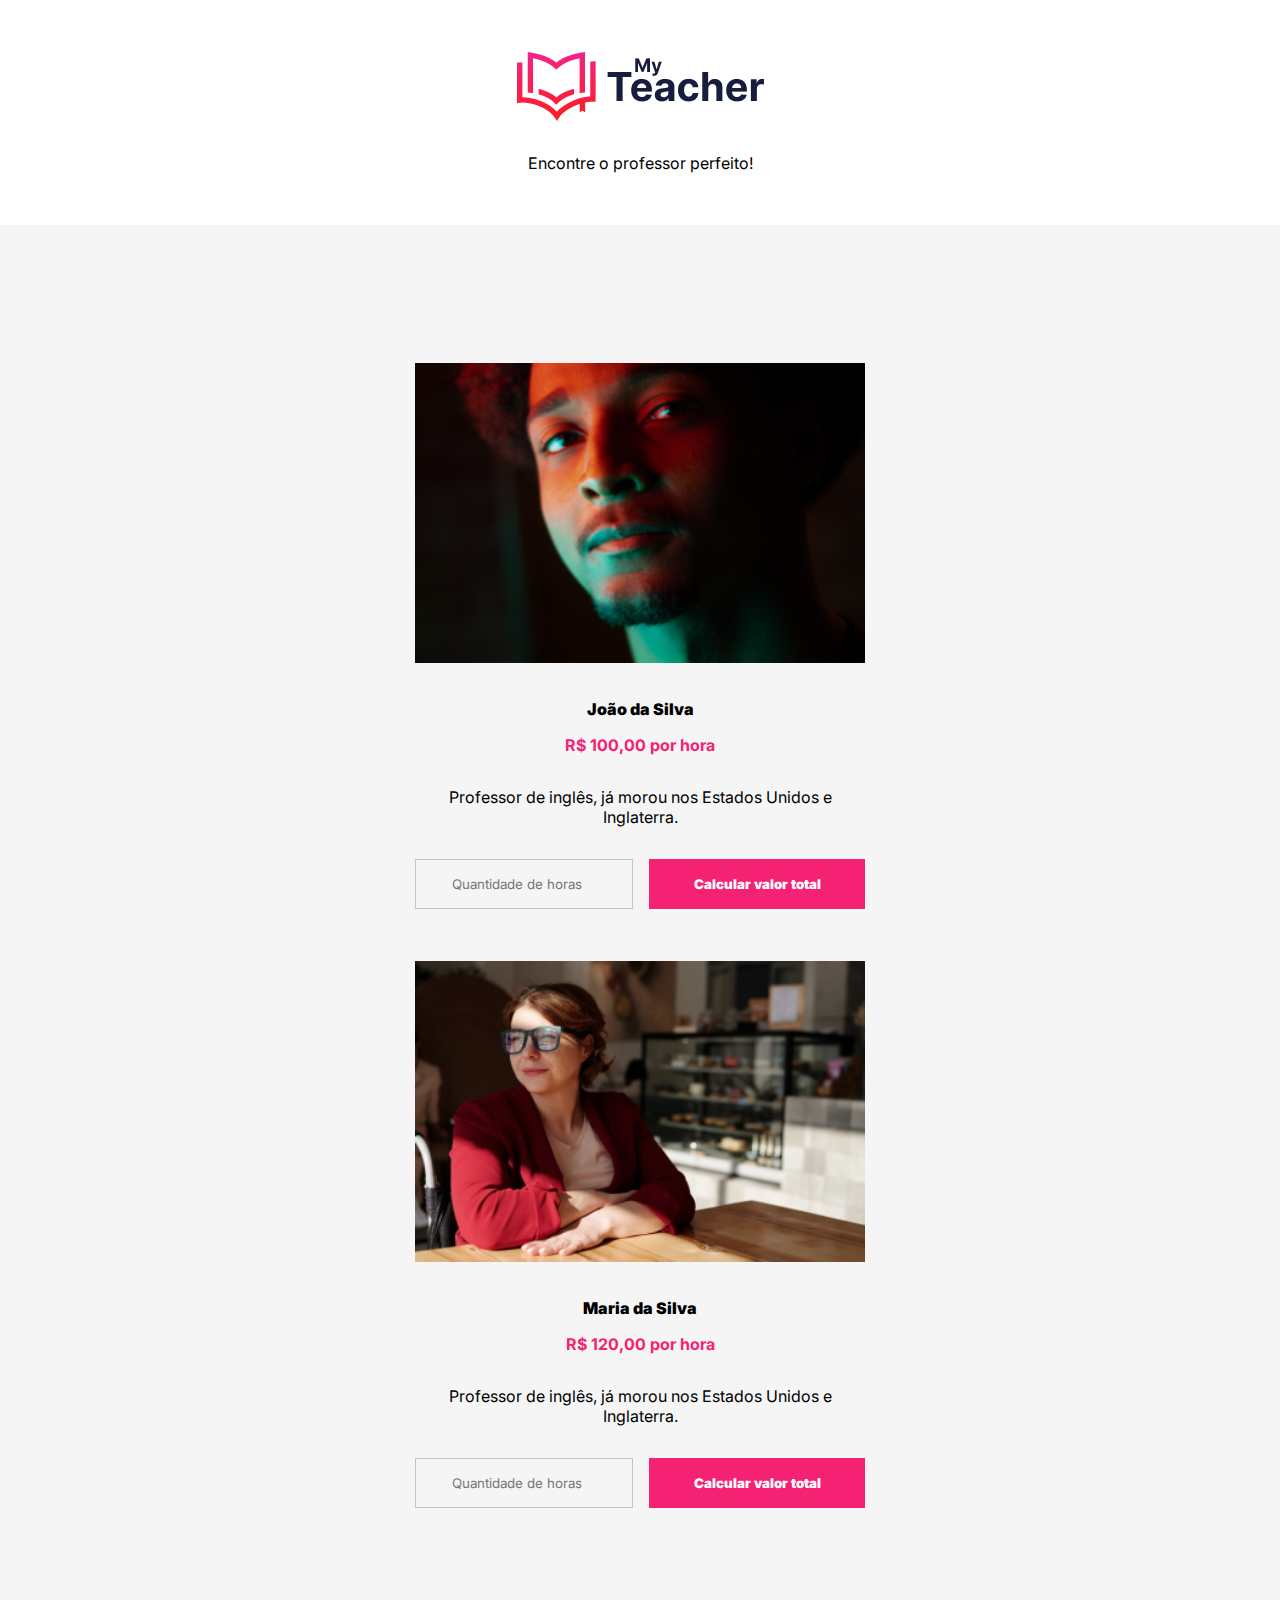
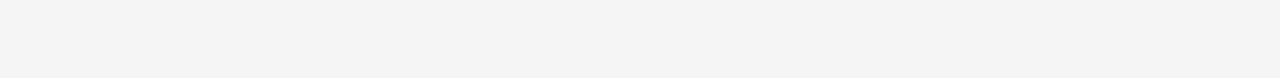
<file: index.html>
<!DOCTYPE html>
<html lang="pt-br">
<head>
    <meta charset="UTF-8">
    <meta http-equiv="X-UA-Compatible" content="IE=edge">
    <meta name="viewport" content="width=device-width, initial-scale=1.0">
    <title>MyTeacher</title>
    <link rel="stylesheet" href="./static/css/style.css">
</head>
<body>
    <header>
        <img class="logo" src="./static/img/logo_myteacher.png" alt="Logo do site">
        <span>Encontre o professor perfeito!</span>
    </header>

    <main>
        <section class="teacher-container">
            <img src="./static/img/foto_professor_1.png" alt="Foto do professor" class="teacher-img">
            <p><strong class="teacher-name">João da Silva</strong></p>
            <p class="teacher-price">R$ 100,00 por hora</p>
            <p class="teacher-description">
                Professor de inglês, já morou nos Estados Unidos e Inglaterra.
            </p>
            <form class="teacher-contract">
                <input type="hidden" value="100" name="price">
                <input type="number"  placeholder="Quantidade de horas" class="teacher-contract-hours" name="hours">
                <button type="submit" class="teacher-contract-button">Calcular valor total</button>
            </form>
        </section>

        <section class="teacher-container">
            <img src="./static/img/foto_professor_2.png" alt="Foto do professor" class="teacher-img">
            <p><strong class="teacher-name">Maria da Silva</strong></p>
            <p class="teacher-price">R$ 120,00 por hora</p>
            <p class="teacher-description">
                Professor de inglês, já morou nos Estados Unidos e Inglaterra.
            </p>
            <form class="teacher-contract">
                <input type="hidden" value="120" name="price">
                <input type="number"  placeholder="Quantidade de horas" class="teacher-contract-hours" name="hours">
                <button type="submit" class="teacher-contract-button">Calcular valor total</button>
            </form>
        </section>
    </main>
    <script src="./static/js/script.js"></script>
</body>
</html>
</file>
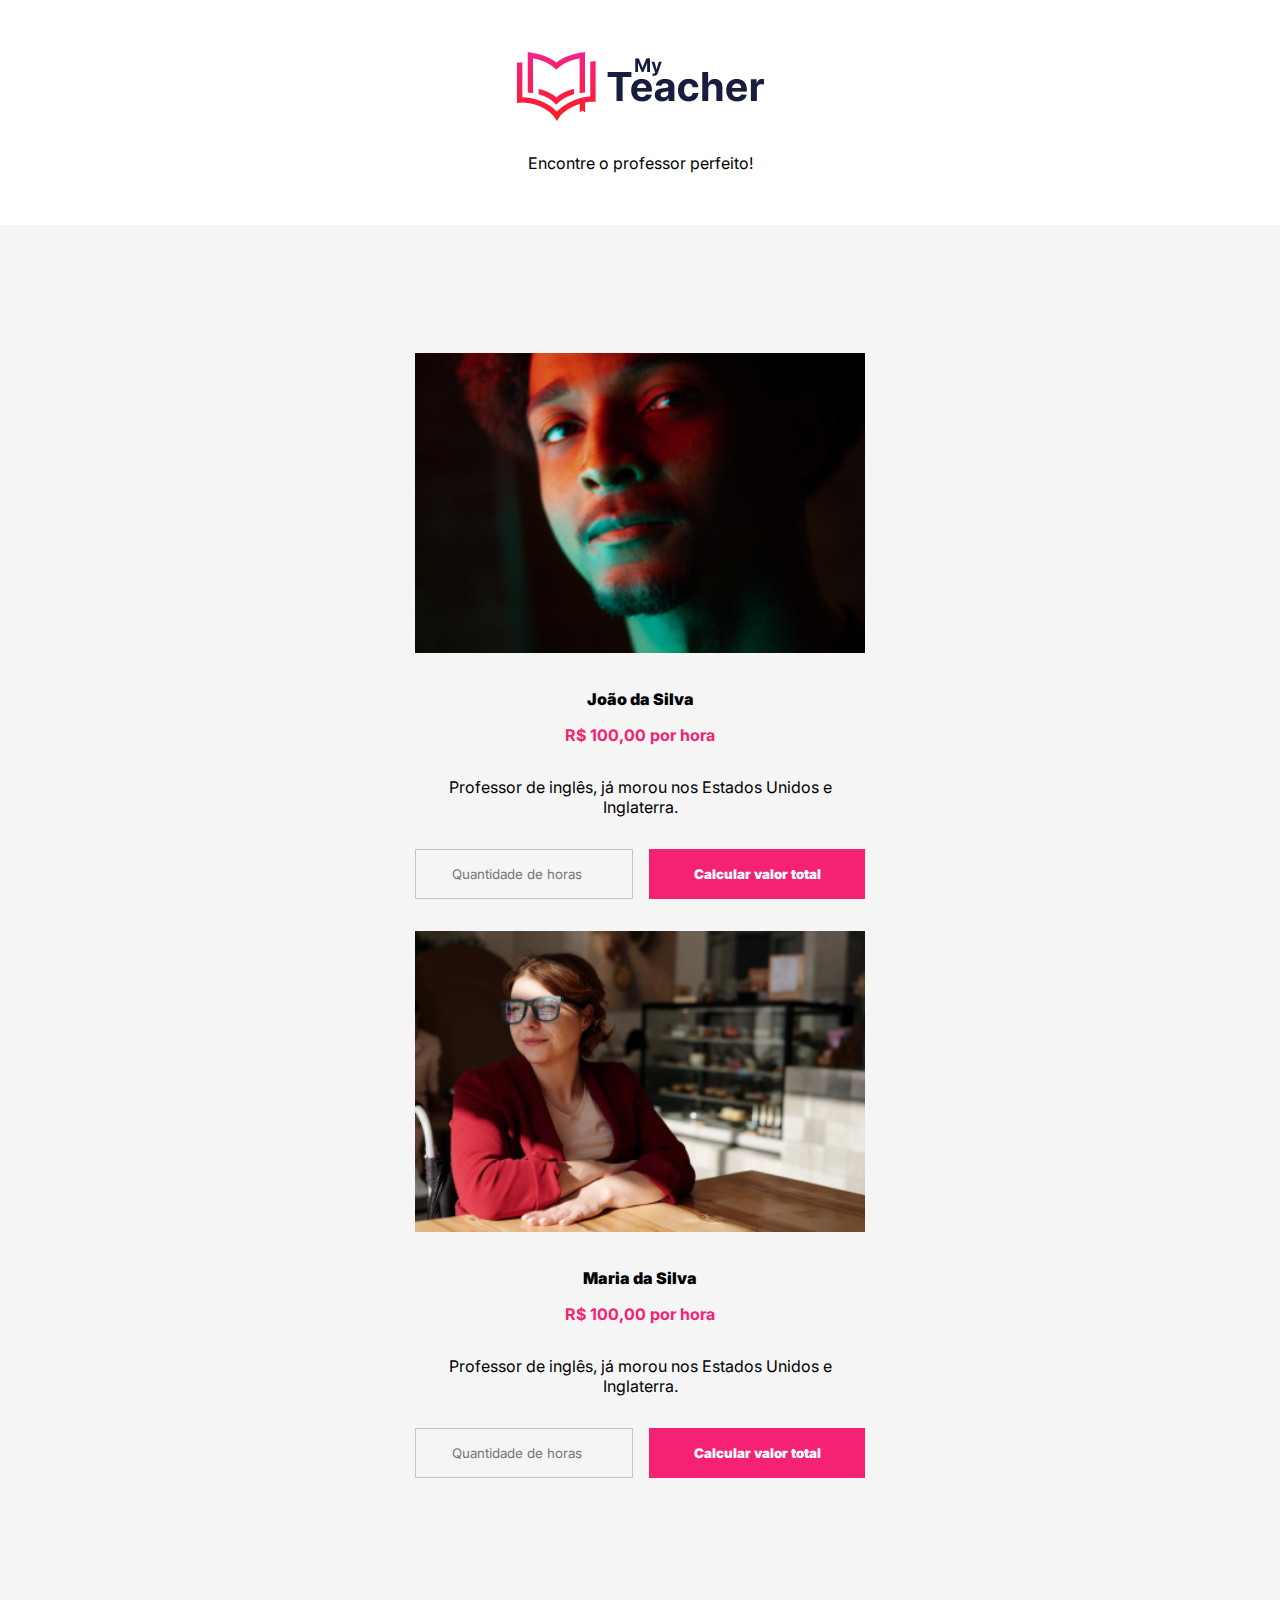
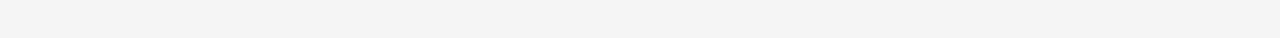
<file: iniciante/index.html>
<!DOCTYPE html>
<html lang="pt-br">
<head>
    <meta charset="UTF-8">
    <meta http-equiv="X-UA-Compatible" content="IE=edge">
    <meta name="viewport" content="width=device-width, initial-scale=1.0">
    <title>MyTeacher</title>
    <link rel="stylesheet" href="./static/css/style.css">
</head>
<body>
    <header>
        <img class="logo" src="./static/img/logo_myteacher.png" alt="Logo do site">
        <span>Encontre o professor perfeito!</span>
    </header>

    <main>
        <section class="teacher-container">
            <img src="./static/img/foto_professor_1.png" alt="Foto do professor" class="teacher-img">
            <p><strong class="teacher-name">João da Silva</strong></p>
            <p class="teacher-price">R$ 100,00 por hora</p>
            <p class="teacher-description">
                Professor de inglês, já morou nos Estados Unidos e Inglaterra.
            </p>
            <form class="teacher-contract">
                <input type="number"  placeholder="Quantidade de horas" class="teacher-contract-hours">
                <button type="submit" class="teacher-contract-button">Calcular valor total</button>
            </form>
        </section>

        <section class="teacher-container">
            <img src="./static/img/foto_professor_2.png" alt="Foto do professor" class="teacher-img">
            <p><strong class="teacher-name">Maria da Silva</strong></p>
            <p class="teacher-price">R$ 100,00 por hora</p>
            <p class="teacher-description">
                Professor de inglês, já morou nos Estados Unidos e Inglaterra.
            </p>
            <form class="teacher-contract">
                <input type="number"  placeholder="Quantidade de horas" class="teacher-contract-hours">
                <button type="submit" class="teacher-contract-button">Calcular valor total</button>
            </form>
        </section>
    </main>
</body>
</html>
</file>
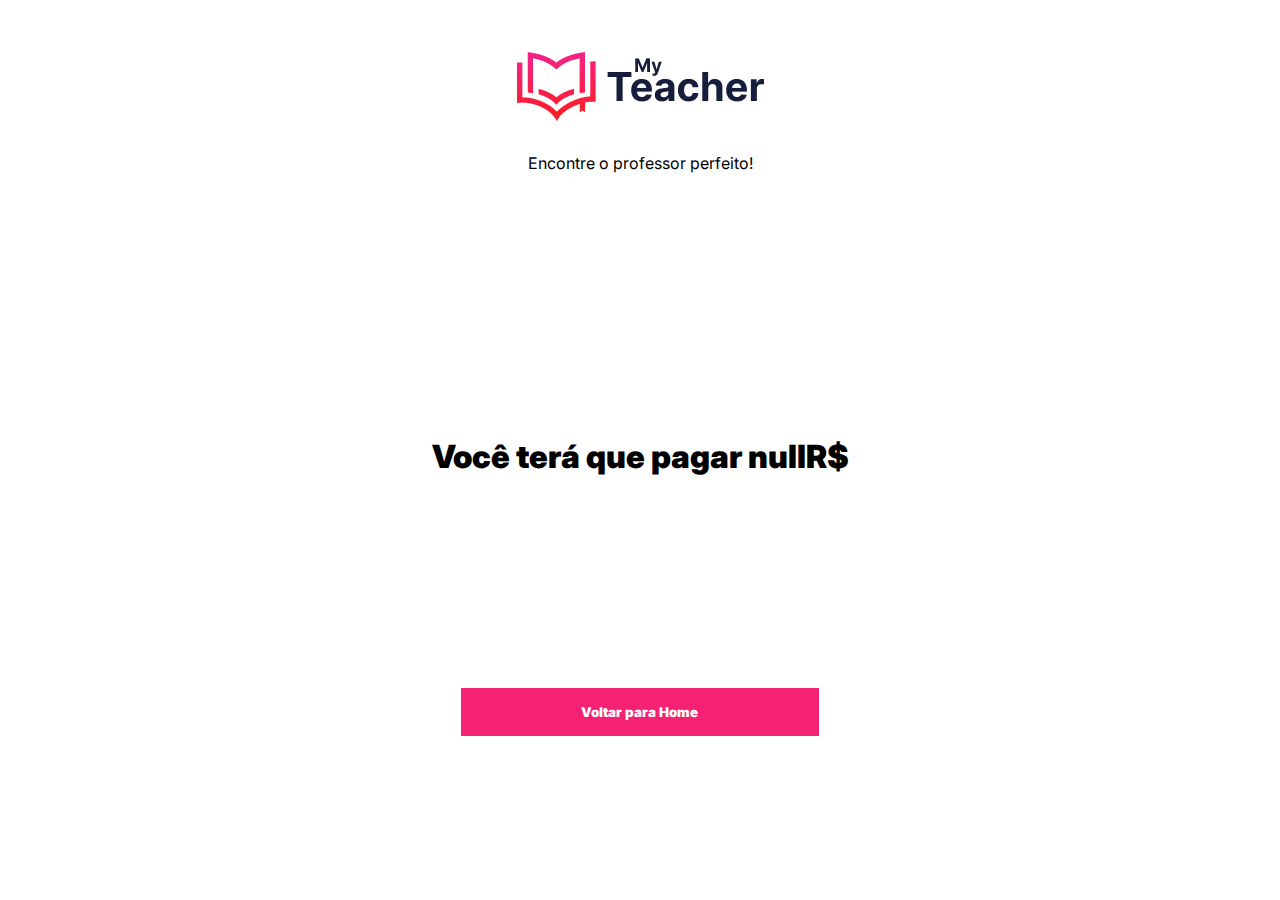
<file: resultado.html>
<!DOCTYPE html>
<html lang="pt-br">
<head>
    <meta charset="UTF-8">
    <meta http-equiv="X-UA-Compatible" content="IE=edge">
    <meta name="viewport" content="width=device-width, initial-scale=1.0">
    <title>MyTeacher</title>
    <link rel="stylesheet" href="./static/css/style.css">
</head>
<body>
    <header>
        <img class="logo" src="./static/img/logo_myteacher.png" alt="Logo do site">
        <span>Encontre o professor perfeito!</span>
    </header>
    <div id="container">
        <h3 id="resultado"></h3>
    <button id="voltar">Voltar para Home</button>
    </div>
    
    <script src="./static/js/script.js"></script>
</body>
</html>
</file>
<file: static/css/style.css>
@import url('https://fonts.googleapis.com/css2?family=Inter:wght@300;400;700;900&display=swap');

* {
    font-family: 'Inter', sans-serif;
}

body {
    margin: 0;
    padding: 0;
}

header {
    height: 25vh;
    display: flex;
    flex-direction: column;
    align-items: center;
    justify-content: center;
}

.logo {
    margin-bottom: 2rem;
}

main {
    background-color: #f5f5f5;
    padding-top: 8rem;
    padding-bottom: 8rem;
}


.teacher-container {
    max-width: 450px;
    margin: 0 auto;
    margin-bottom: 2rem;
    text-align: center;
    padding: 10px;
}

.teacher-img {
    width: 100%;
    margin-bottom: 1rem;
}

.teacher-name {
    font-weight: 900;
}

.teacher-price {
    font-weight: 700;
    color: #f52273;
}

.teacher-description {
    margin-top: 2rem;
    margin-bottom: 2rem;
}

.teacher-contract {
    display: flex;
    justify-content: space-between;
}

.teacher-contract-hours {
    width: 48%;
    color: #565656;
    background-color: #f5f5f5;
    outline: none;
    border: 1px solid #c4c4c4;
    padding: 1rem 0;
    text-align: center;
}

.teacher-contract-button {
    width: 48%;
    color: #fff;
    background-color: #f52273;
    border: none;
    font-weight: 900;
    transition: background-color 0.5s;
}

h3 {
    font-weight: 900;
    font-size: 2rem;
    padding: 20vh 0;
}

#voltar {
    border: none;
    background-color: #f52273;
    font-weight: 900;
    transition: background-color 0.5s;
    width: 28%;
    color: #fff;
    padding: 1rem 1.5rem;
    display: block;
}

#container {
    display: flex;
    flex-direction: column;
    align-items: center;
    justify-content: center;
}

#resultado {
    max-height: 40vh;
}
</file>
<file: iniciante/static/css/style.css>
@import url('https://fonts.googleapis.com/css2?family=Inter:wght@300;400;700;900&display=swap');

* {
    font-family: 'Inter', sans-serif;
}

body {
    margin: 0;
    padding: 0;
}

header {
    height: 25vh;
    display: flex;
    flex-direction: column;
    align-items: center;
    justify-content: center;
}

.logo {
    margin-bottom: 2rem;
}

main {
    background-color: #f5f5f5;
    padding-top: 8rem;
    padding-bottom: 8rem;
}

.teacher-container {
    width: 450px;
    margin: 0 auto;
    margin-bottom: 2rem;
    text-align: center;
}

.teacher-img {
    width: 100%;
    margin-bottom: 1rem;
}

.teacher-name {
    font-weight: 900;
}

.teacher-price {
    font-weight: 700;
    color: #f52273;
}

.teacher-description {
    margin-top: 2rem;
    margin-bottom: 2rem;
}

.teacher-contract {
    display: flex;
    justify-content: space-between;
}

.teacher-contract-hours {
    width: 48%;
    color: #565656;
    background-color: #f5f5f5;
    outline: none;
    border: 1px solid #c4c4c4;
    padding: 1rem 0;
    text-align: center;
}

.teacher-contract-button {
    width: 48%;
    color: #fff;
    background-color: #f52273;
    border: none;
    font-weight: 900;
    transition: background-color 0.5s;
}
</file>
